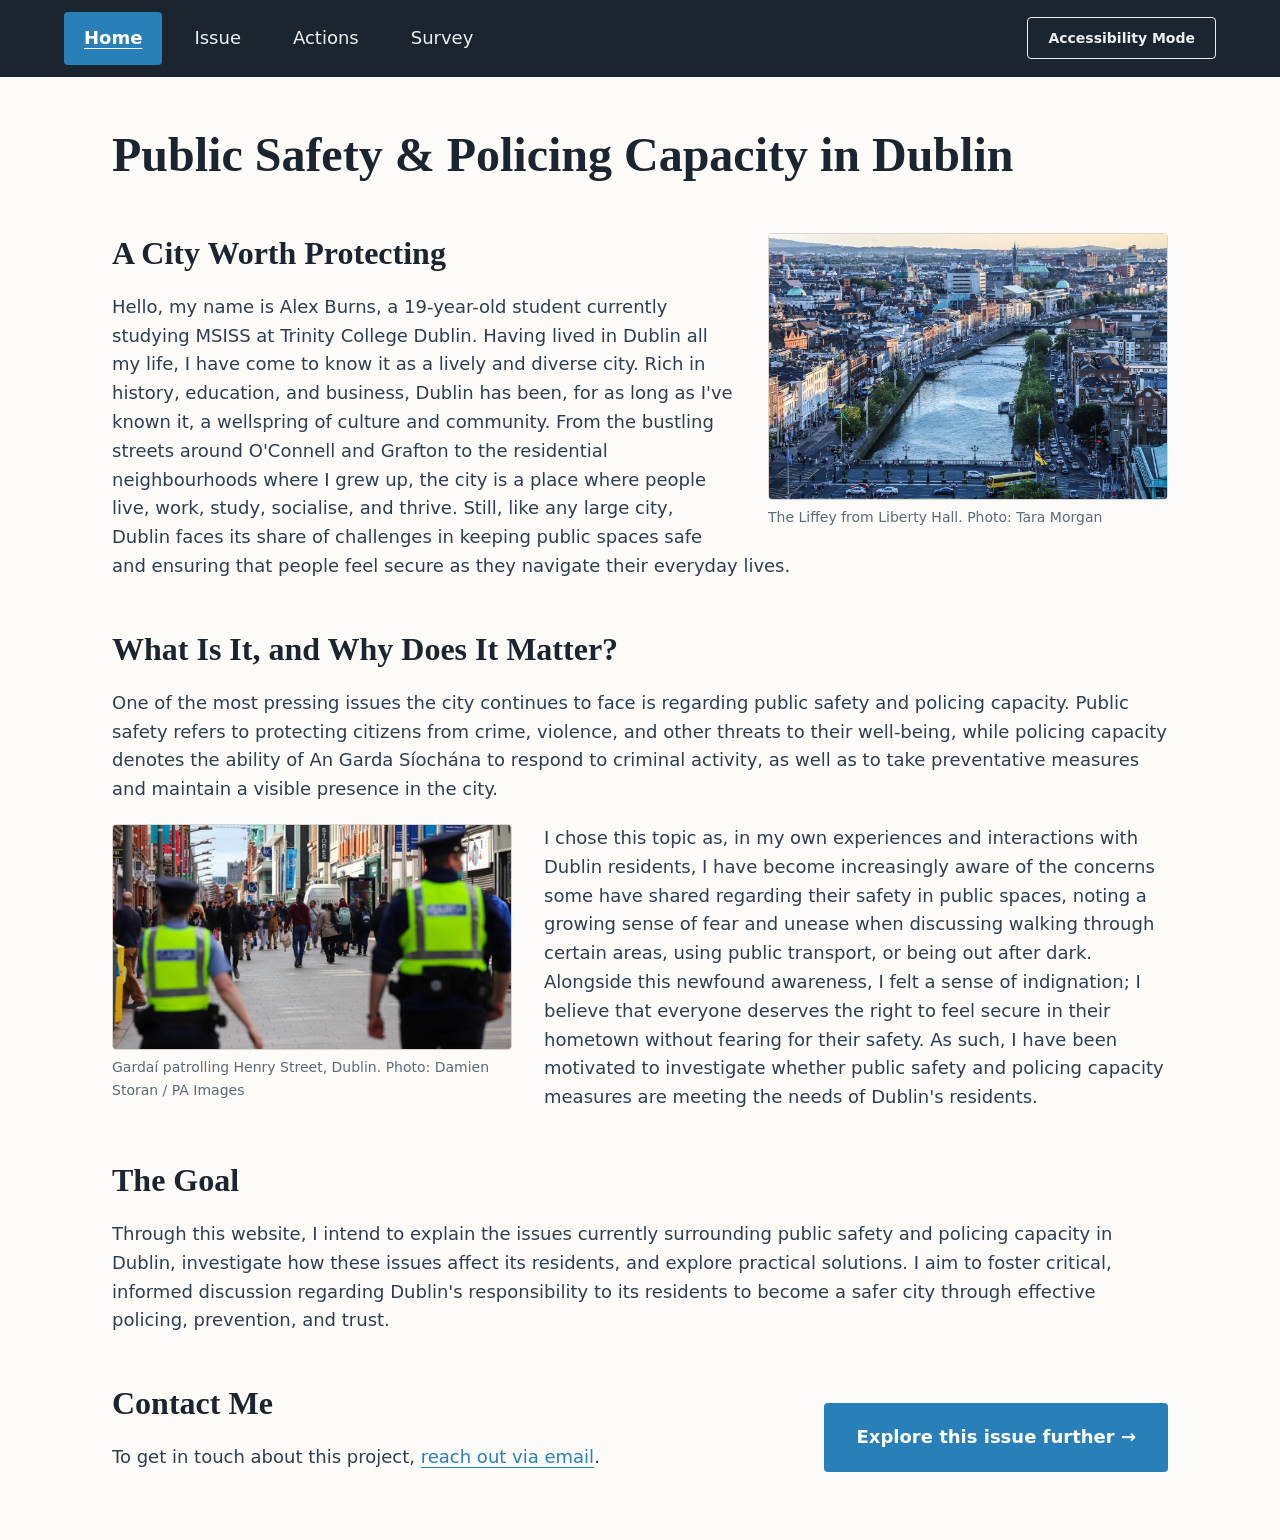
<file: index.html>
<!DOCTYPE html PUBLIC "-//W3C//DTD XHTML 1.0 Transitional//EN" "http://www.w3.org/TR/xhtml1/DTD/xhtml1-transitional.dtd">
<html xmlns="http://www.w3.org/1999/xhtml">
<head>
<meta http-equiv="Content-Type" content="text/html; charset=utf-8" />
<meta name="viewport" content="width=device-width, initial-scale=1" /><title>Homepage</title>
<link href="styles.css" rel="stylesheet" type="text/css" />
</head>
<body>
  <nav class="site-nav" aria-label="Main navigation">
    <ul class="nav-list">
      <li><a href="index.html" aria-current="page">Home</a></li>
      <li><a href="issue.html">Issue</a></li>
      <li><a href="actions.html">Actions</a></li>
	  <li><a href="survey.html">Survey</a></li>
	  <li class="nav-end">
	  	<button id="accessibility-toggle" class ="nav-button" aria-pressed="false">
		  Accessibility Mode
		</button>
	  </li>
    </ul>
  </nav>

  <script>
    const root = document.documentElement;
    const accessibilityToggle = document.getElementById('accessibility-toggle');

    const accessibilityMode = {
      '--font-heading': 'system-ui, -apple-system, BlinkMacSystemFont, "Segoe UI", Roboto, Oxygen, Ubuntu, Cantarell, sans-serif',
      '--font-size-body': '1.5rem',
      '--font-size-small': '1.3125rem',
      '--font-size-h1': '3.375rem',
      '--font-size-h2': '2.25rem',
      '--font-size-h3': '1.875rem',
      '--weight-body': '525',
      '--weight-heading': '725',
      '--line-height-body': '1.8',
      '--line-height-heading': '1.35',
      '--color-text': '#000000',
      '--color-muted': '#111111',
      '--color-heading': '#000000',
      '--color-link': '#0000ee',
      '--color-link-hover': '#0000cc',
      '--bg-page': '#ffffff',
      '--bg-surface': '#ffffff',
      '--color-border': '#000000',
      '--color-focus': '#0000ff',
      '--bg-nav': '#000000',
      '--color-nav-link': '#ffffff',
      '--bg-nav-hover': '#333333',
      '--bg-nav-active': '#ffff00',
      '--color-nav-active': '#000000',
      '--bg-table-header': '#e5e5e5',
      '--bg-table-header-secondary': '#c0c0c0',
      '--bg-table-odd': '#ffffff',
      '--bg-table-even': '#f0f0f0'
    };

    function setMode(on) {
      for (const [name, value] of Object.entries(accessibilityMode)) {
        if (on) {
          root.style.setProperty(name, value);
        } else {
          root.style.removeProperty(name);
        }
      }
      accessibilityToggle.setAttribute('aria-pressed', String(on));
      localStorage.setItem('theme', on ? 'accessibility-mode' : 'normal');
    }

    setMode(localStorage.getItem('theme') === 'accessibility-mode');

    accessibilityToggle.addEventListener('click', () => {
      setMode(accessibilityToggle.getAttribute('aria-pressed') !== 'true');
    });
  </script>

  <main class="container">
    
    <h1>Public Safety & Policing Capacity in Dublin</h1>

    <section class="with-image">
      <figure class="float-right">
        <img src="view-of-the-liffey-from-liberty-hall-dublin-ireland-conde-nast-traveller-4feb16-Tara-Morgan.jpg" alt="View of the River Liffey from Liberty Hall, Dublin" />
        <figcaption>The Liffey from Liberty Hall. Photo: Tara Morgan</figcaption>
      </figure>

      <h2>A City Worth Protecting</h2>
      <p>Hello, my name is Alex Burns, a 19-year-old student currently studying MSISS at Trinity College Dublin. Having lived in Dublin all my life, I have come to know it as a lively and diverse city. Rich in history, education, and business, Dublin has been, for as long as I've known it, a wellspring of culture and community. From the bustling streets around O'Connell and Grafton to the residential neighbourhoods where I grew up, the city is a place where people live, work, study, socialise, and thrive. Still, like any large city, Dublin faces its share of challenges in keeping public spaces safe and ensuring that people feel secure as they navigate their everyday lives.</p>

    </section>

    <section class="with-image">

      <h2>What Is It, and Why Does It Matter?</h2>
      <p>One of the most pressing issues the city continues to face is regarding public safety and policing capacity. Public safety refers to protecting citizens from crime, violence, and other threats to their well-being, while policing capacity denotes the ability of An Garda Síochána to respond to criminal activity, as well as to take preventative measures and maintain a visible presence in the city.</p>
      <figure class="float-left">
        <img src="garda-patrol.jpg" alt="Two Gardaí on patrol among shoppers on Henry Street, Dublin" />
        <figcaption>Gardaí patrolling Henry Street, Dublin. Photo: Damien Storan / PA Images</figcaption>
      </figure>
      <p>I chose this topic as, in my own experiences and interactions with Dublin residents, I have become increasingly aware of the concerns some have shared regarding their safety in public spaces, noting a growing sense of fear and unease when discussing walking through certain areas, using public transport, or being out after dark. Alongside this newfound awareness, I felt a sense of indignation; I believe that everyone deserves the right to feel secure in their hometown without fearing for their safety. As such, I have been motivated to investigate whether public safety and policing capacity measures are meeting the needs of Dublin's residents.</p>

    </section>

    <h2>The Goal</h2>
    <p>Through this website, I intend to explain the issues currently surrounding public safety and policing capacity in Dublin, investigate how these issues affect its residents, and explore practical solutions. I aim to foster critical, informed discussion regarding Dublin's responsibility to its residents to become a safer city through effective policing, prevention, and trust.</p>
    <h2>Contact Me</h2>
    <p>To get in touch about this project, <a href="mailto:burnsa7@tcd.ie">reach out via email</a>.
      <a href="issue.html" class="button-small button-right">Explore this issue further &rarr;</a></p>
  </main>

</body>
</html>
</file>
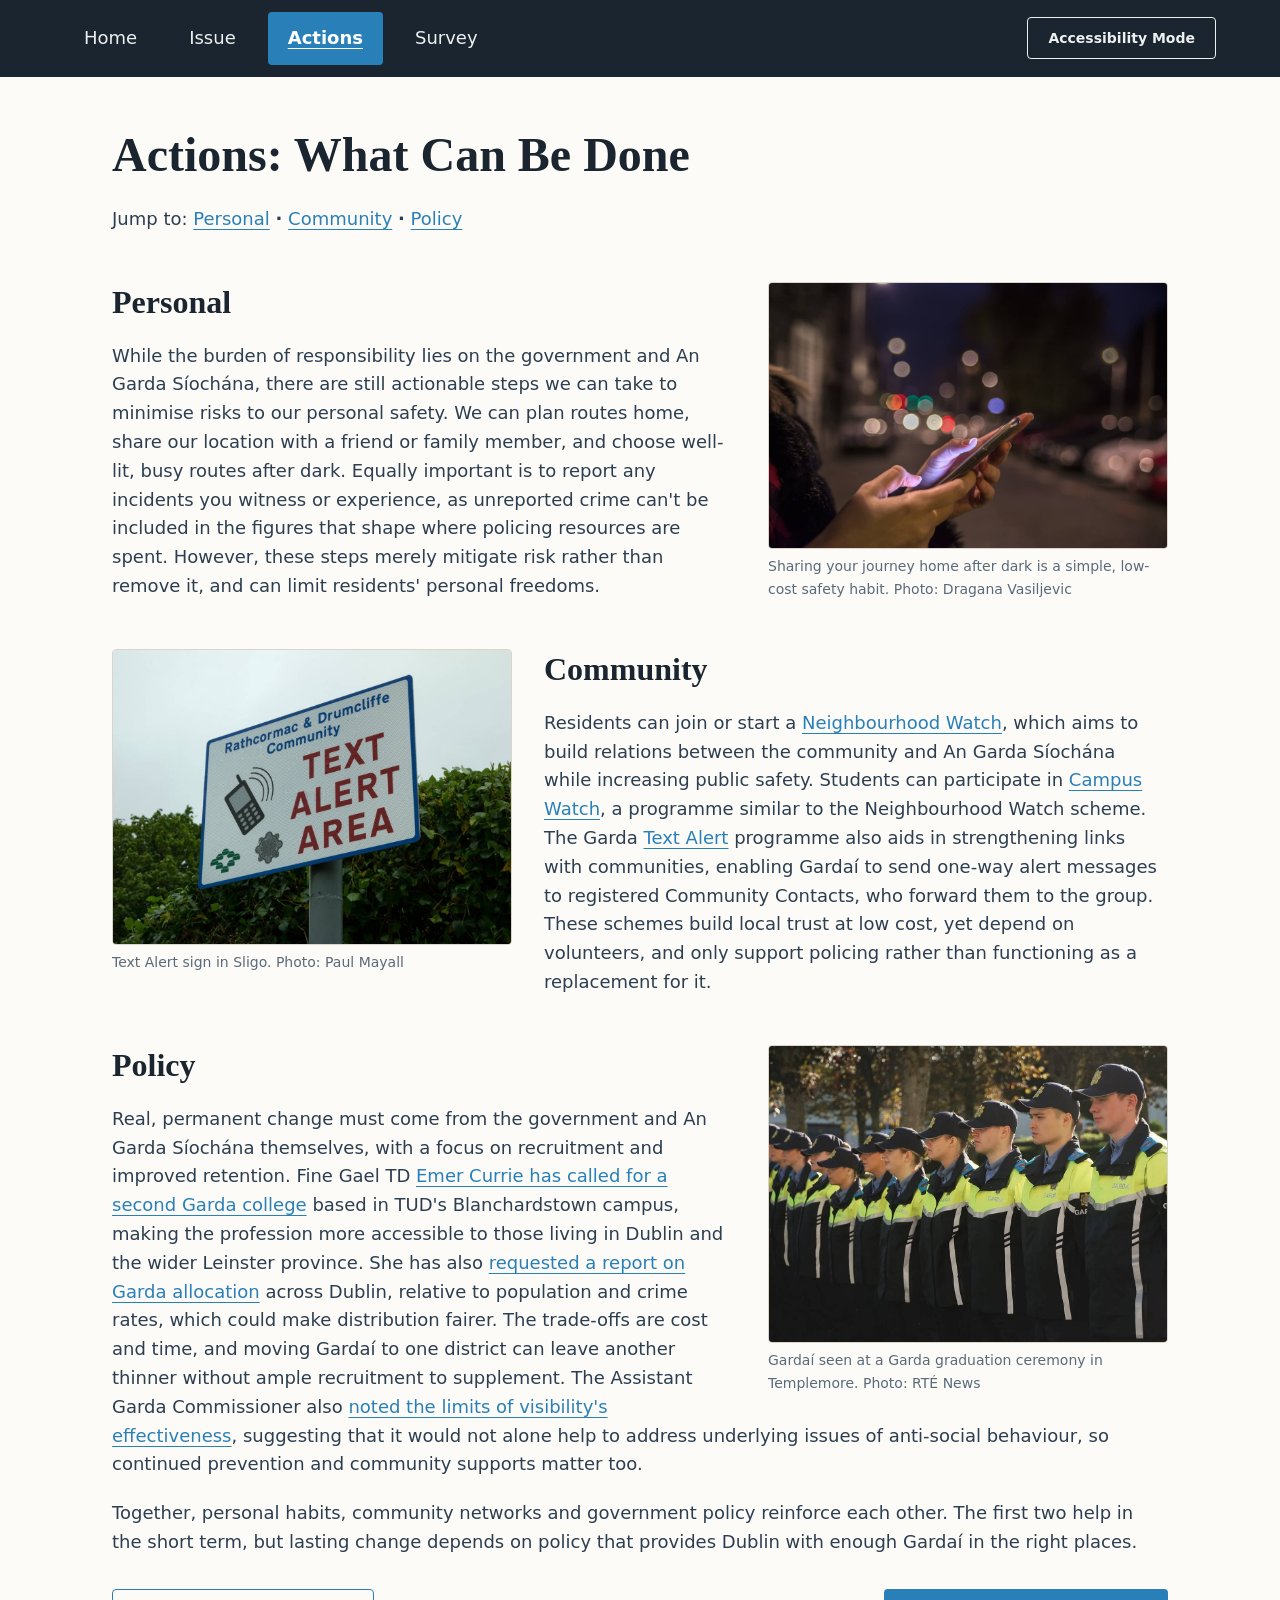
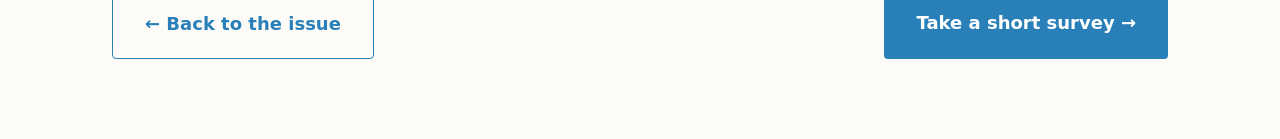
<file: actions.html>
<!DOCTYPE html PUBLIC "-//W3C//DTD XHTML 1.0 Transitional//EN" "http://www.w3.org/TR/xhtml1/DTD/xhtml1-transitional.dtd">
<html xmlns="http://www.w3.org/1999/xhtml">
<head>
<meta http-equiv="Content-Type" content="text/html; charset=utf-8" />
<meta name="viewport" content="width=device-width, initial-scale=1" />
<title>Actions</title>
<link href="styles.css" rel="stylesheet" type="text/css" />
</head>
<body>
  <nav class="site-nav" aria-label="Main navigation">
    <ul class="nav-list">
      <li><a href="index.html">Home</a></li>
      <li><a href="issue.html">Issue</a></li>
      <li><a href="actions.html" aria-current="page">Actions</a></li>
      <li><a href="survey.html">Survey</a></li>
      <li class="nav-end">
        <button id="accessibility-toggle" class ="nav-button" aria-pressed="false">
          Accessibility Mode
        </button>
      </li>
    </ul>
  </nav>

  <script>
    const root = document.documentElement;
    const accessibilityToggle = document.getElementById('accessibility-toggle');

    const accessibilityMode = {
      '--font-heading': 'system-ui, -apple-system, BlinkMacSystemFont, "Segoe UI", Roboto, Oxygen, Ubuntu, Cantarell, sans-serif',
      '--font-size-body': '1.5rem',
      '--font-size-small': '1.3125rem',
      '--font-size-h1': '3.375rem',
      '--font-size-h2': '2.25rem',
      '--font-size-h3': '1.875rem',
      '--weight-body': '525',
      '--weight-heading': '725',
      '--line-height-body': '1.8',
      '--line-height-heading': '1.35',
      '--color-text': '#000000',
      '--color-muted': '#111111',
      '--color-heading': '#000000',
      '--color-link': '#0000ee',
      '--color-link-hover': '#0000cc',
      '--bg-page': '#ffffff',
      '--bg-surface': '#ffffff',
      '--color-border': '#000000',
      '--color-focus': '#0000ff',
      '--bg-nav': '#000000',
      '--color-nav-link': '#ffffff',
      '--bg-nav-hover': '#333333',
      '--bg-nav-active': '#ffff00',
      '--color-nav-active': '#000000',
      '--bg-table-header': '#e5e5e5',
      '--bg-table-header-secondary': '#c0c0c0',
      '--bg-table-odd': '#ffffff',
      '--bg-table-even': '#f0f0f0'
    };

    function setMode(on) {
      for (const [name, value] of Object.entries(accessibilityMode)) {
        if (on) {
          root.style.setProperty(name, value);
        } else {
          root.style.removeProperty(name);
        }
      }
      accessibilityToggle.setAttribute('aria-pressed', String(on));
      localStorage.setItem('theme', on ? 'accessibility-mode' : 'normal');
    }

    setMode(localStorage.getItem('theme') === 'accessibility-mode');

    accessibilityToggle.addEventListener('click', () => {
      setMode(accessibilityToggle.getAttribute('aria-pressed') !== 'true');
    });
  </script>
  
  <main class="container">

    <h1>Actions: What Can Be Done</h1>

    <p>Jump to: <a href="#personal">Personal</a> <strong>·</strong> <a href="#community">Community</a> <strong>·</strong> <a href="#policy">Policy</a></p>

    <section class="with-image">
      <figure class="float-right">
        <img src="phonenightime.jpg" alt="Using a phone to share journey home after dark" />
        <figcaption>Sharing your journey home after dark is a simple, low-cost safety habit. Photo: Dragana Vasiljevic</figcaption>
      </figure>

      <h2><a name="personal" id="personal"></a>Personal</h2>
      <p>While the burden of responsibility lies on the government and An Garda Síochána, there are still actionable steps we can take to minimise risks to our personal safety. We can plan routes home, share our location with a friend or family member, and choose well-lit, busy routes after dark. Equally important is to report any incidents you witness or experience, as unreported crime can't be included in the figures that shape where policing resources are spent. However, these steps merely mitigate risk rather than remove it, and can limit residents' personal freedoms.</p>

    </section>

    <section class="with-image">
      <figure class="float-left">
        <img src="textalertarea.jpg" alt="Text Alert sign in Sligo" />
        <figcaption>Text Alert sign in Sligo. Photo: Paul Mayall</figcaption>
      </figure>

      <h2><a name="community" id="community"></a>Community</h2>
      <p>Residents can join or start a <a href="https://www.garda.ie/en/crime-prevention/community-crime-prevention-programmes/" target="_blank">Neighbourhood Watch</a>, which aims to build relations between the community and An Garda Síochána while increasing public safety. Students can participate in <a href="https://www.garda.ie/en/crime-prevention/crime-prevention/campus-watch/campus-watch-booklet-2024.pdf" target="_blank">Campus Watch</a>, a programme similar to the Neighbourhood Watch scheme. The Garda <a href="https://www.garda.ie/en/crime-prevention/community-crime-prevention-programmes/" target="_blank">Text Alert</a> programme also aids in strengthening links with communities, enabling Gardaí to send one-way alert messages to registered Community Contacts, who forward them to the group. These schemes build local trust at low cost, yet depend on volunteers, and only support policing rather than functioning as a replacement for it.</p>

    </section>

    <section class="with-image">
      <figure class="float-right">
        <img src="garda-recruitment.jpg" alt="Garda graduation ceremony in Templemore" />
        <figcaption>Gardaí seen at a Garda graduation ceremony in Templemore. Photo: RTÉ News</figcaption>
      </figure>

    <h2><a name="policy" id="policy"></a>Policy</h2>
    <p>Real, permanent change must come from the government and An Garda Síochána themselves, with a focus on recruitment and improved retention. Fine Gael TD <a href="https://www.facebook.com/EmerCurrieFG/videos/an-update-on-my-campaign-for-a-second-garda-training-college-to-be-located-at-tu/1651620133354537/" target="_blank">Emer Currie has called for a second Garda college</a> based in TUD's Blanchardstown campus, making the profession more accessible to those living in Dublin and the wider Leinster province. She has also <a href="https://dublinpeople.com/news/northsidewest/articles/2025/03/12/northside-td-gardai/#:~:text=Currie called on, and crime levels." target="_blank">requested a report on Garda allocation</a> across Dublin, relative to population and crime rates, which could make distribution fairer. The trade-offs are cost and time, and moving Gardaí to one district can leave another thinner without ample recruitment to supplement. The Assistant Garda Commissioner also <a href="https://www.rte.ie/news/dublin/2023/0724/1396119-dublin-policing/#:~:text=she also told, behaviour in the capital." target="_blank">noted the limits of visibility's effectiveness</a>, suggesting that it would not alone help to address underlying issues of anti-social behaviour, so continued prevention and community supports matter too. </p>

    </section>

    <p>Together, personal habits, community networks and government policy reinforce each other. The first two help in the short term, but lasting change depends on policy that provides Dublin with enough Gardaí in the right places.</p>

    <div class="button-row">
      <a href="issue.html" class="button-small-transparent">&larr; Back to the issue</a>
      <a href="survey.html" class="button-small">Take a short survey &rarr;</a>
    </div>

  </main>
  
</body>
</html>
</file>
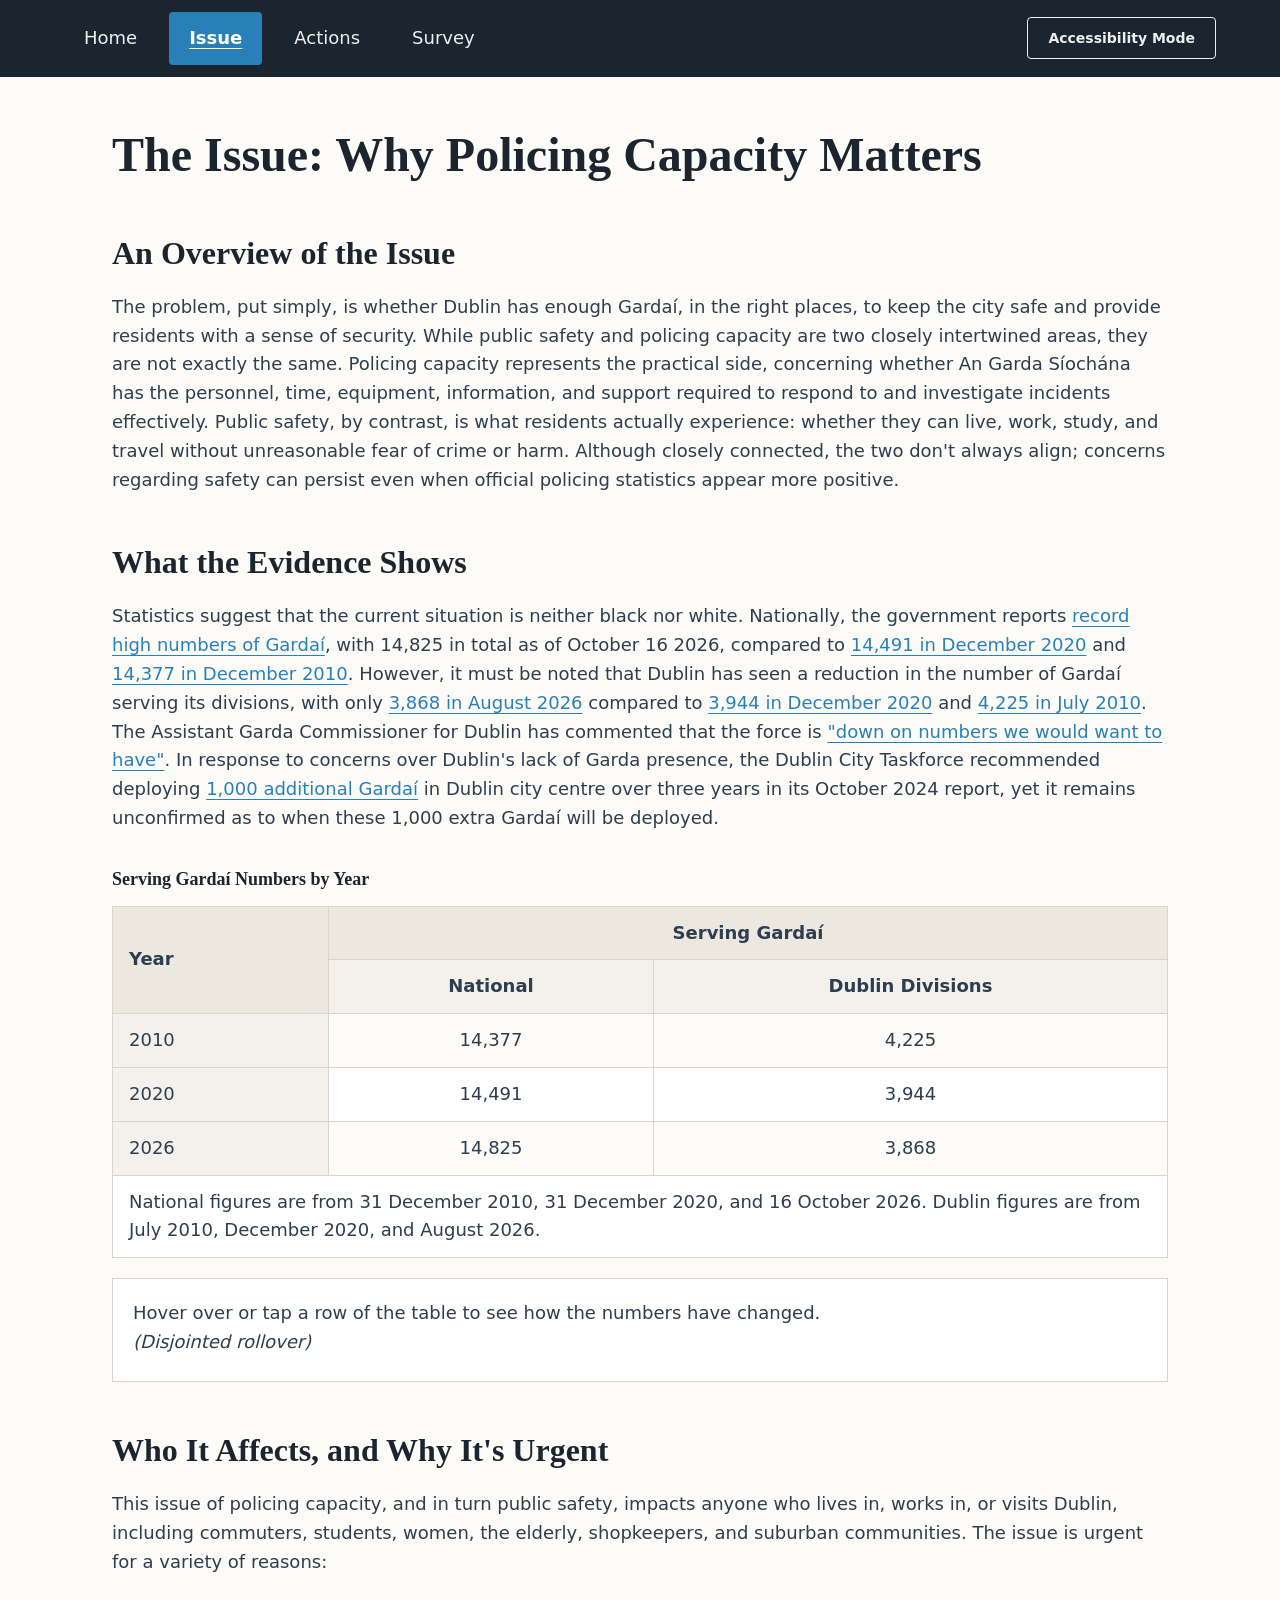
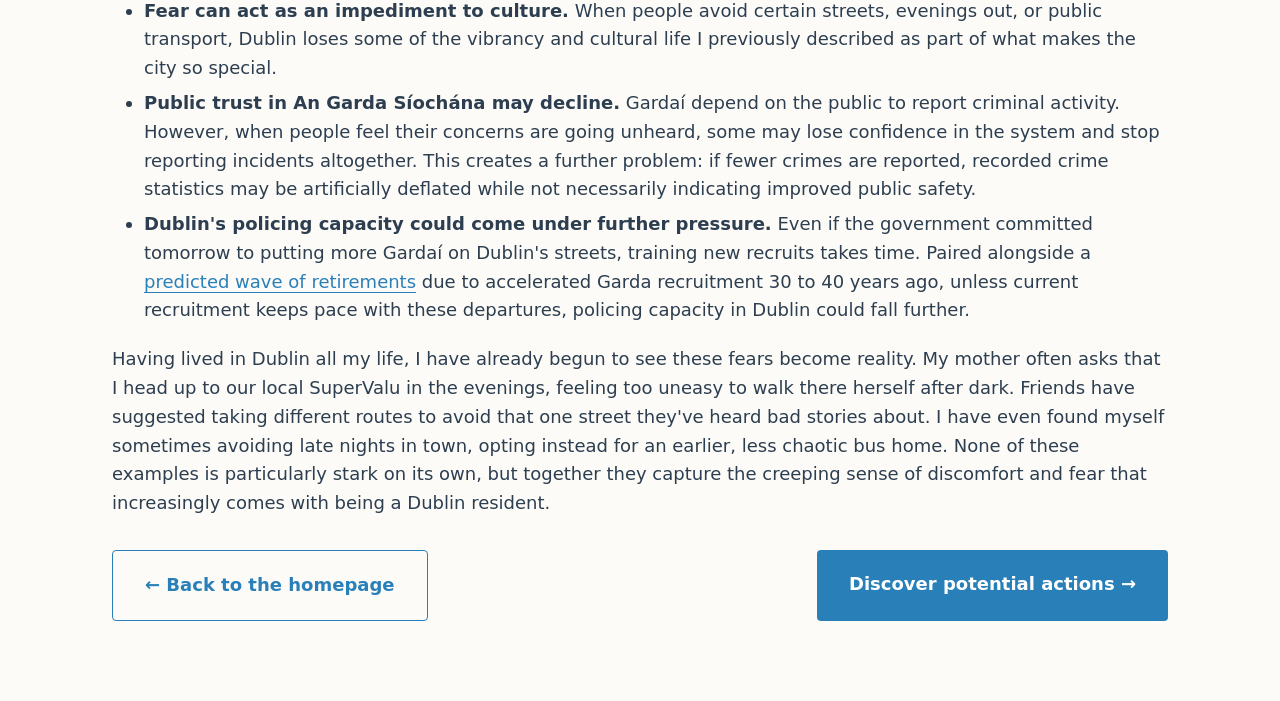
<file: issue.html>
<!DOCTYPE html PUBLIC "-//W3C//DTD XHTML 1.0 Transitional//EN" "http://www.w3.org/TR/xhtml1/DTD/xhtml1-transitional.dtd">
<html xmlns="http://www.w3.org/1999/xhtml">
<head>
<meta http-equiv="Content-Type" content="text/html; charset=utf-8" />
<meta name="viewport" content="width=device-width, initial-scale=1" />
<title>Issue</title>
<link href="styles.css" rel="stylesheet" type="text/css" />
</head>
<body>
  <nav class="site-nav" aria-label="Main navigation">
    <ul class="nav-list">
      <li><a href="index.html">Home</a></li>
      <li><a href="issue.html" aria-current="page">Issue</a></li>
      <li><a href="actions.html">Actions</a></li>
      <li><a href="survey.html">Survey</a></li>
      <li class="nav-end">
        <button id="accessibility-toggle" class ="nav-button" aria-pressed="false">
          Accessibility Mode
        </button>
      </li>
    </ul>
  </nav>

  <script>
      const root = document.documentElement;
      const accessibilityToggle = document.getElementById('accessibility-toggle');

      const accessibilityMode = {
          '--font-heading': 'system-ui, -apple-system, BlinkMacSystemFont, "Segoe UI", Roboto, Oxygen, Ubuntu, Cantarell, sans-serif',
          '--font-size-body': '1.5rem',
          '--font-size-small': '1.3125rem',
          '--font-size-h1': '3.375rem',
          '--font-size-h2': '2.25rem',
          '--font-size-h3': '1.875rem',
          '--weight-body': '525',
          '--weight-heading': '725',
          '--line-height-body': '1.8',
          '--line-height-heading': '1.35',
          '--color-text': '#000000',
          '--color-muted': '#111111',
          '--color-heading': '#000000',
          '--color-link': '#0000ee',
          '--color-link-hover': '#0000cc',
          '--bg-page': '#ffffff',
          '--bg-surface': '#ffffff',
          '--color-border': '#000000',
          '--color-focus': '#0000ff',
          '--bg-nav': '#000000',
          '--color-nav-link': '#ffffff',
          '--bg-nav-hover': '#333333',
          '--bg-nav-active': '#ffff00',
          '--color-nav-active': '#000000',
          '--bg-table-header': '#e5e5e5',
          '--bg-table-header-secondary': '#c0c0c0',
          '--bg-table-odd': '#ffffff',
          '--bg-table-even': '#f0f0f0'
      };

      function setMode(on) {
          for (const [name, value] of Object.entries(accessibilityMode)) {
              if (on) {
                  root.style.setProperty(name, value);
              } else {
                  root.style.removeProperty(name);
              }
          }
          accessibilityToggle.setAttribute('aria-pressed', String(on));
          localStorage.setItem('theme', on ? 'accessibility-mode' : 'normal');
      }

      setMode(localStorage.getItem('theme') === 'accessibility-mode');

      accessibilityToggle.addEventListener('click', () => {
          setMode(accessibilityToggle.getAttribute('aria-pressed') !== 'true');
      });
  </script>
  
  <main class="container">

    <h1>The Issue: Why Policing Capacity Matters</h1>

    <h2>An Overview of the Issue</h2>
  	<p>The problem, put simply, is whether Dublin has enough Gardaí, in the right places, to keep the city safe and provide residents with a sense of security. While public safety and policing capacity are two closely intertwined areas, they are not exactly the same. Policing capacity represents the practical side, concerning whether An Garda Síochána has the personnel, time, equipment, information, and support required to respond to and investigate incidents effectively. Public safety, by contrast, is what residents actually experience: whether they can live, work, study, and travel without unreasonable fear of crime or harm. Although closely connected, the two don't always align; concerns regarding safety can persist even when official policing statistics appear more positive.</p>

    <h2>What the Evidence Shows</h2>
    <p>Statistics suggest that the current situation is neither black nor white. Nationally, the government reports <a href="https://www.gov.ie/en/department-of-justice-home-affairs-and-migration/news/garda-numbers-at-record-high-with-attestation-of-207-today/" target="_blank">record high numbers of Gardaí</a>, with 14,825 in total as of October 16 2026, compared to <a href="https://www.drugsandalcohol.ie/34969/1/AGS-Annual-Report-2020-Eng.pdf" target="_blank">14,491 in December 2020</a> and <a href="https://www.garda.ie/en/about-us/publications/annual%20reports/2010-annual-report.pdf" target="_blank">14,377 in December 2010</a>. However, it must be noted that Dublin has seen a reduction in the number of Gardaí serving its divisions, with only <a href="https://www.garda.ie/en/about-us/our-departments/human-resources-and-people-development/garda-hr-directorate/garda-strength-breakdown-2026/august-2026.html" target="_blank">3,868 in August 2026</a> compared to <a href="https://www.garda.ie/en/about-us/our-departments/human-resources-and-people-development/garda-hr-directorate/garda-strength-by-station-31-december-2020.pdf" target="_blank">3,944 in December 2020</a> and <a href="https://www.oireachtas.ie/en/debates/debate/dail/2010-07-06/42/#s275" target="_blank">4,225 in July 2010</a>. The Assistant Garda Commissioner for Dublin has commented that the force is <a href="https://www.thejournal.ie/dublin-gardai-policing-committee-6127522-Jul2023/" target="_blank">"down on numbers we would want to have"</a>. In response to concerns over Dublin's lack of Garda presence, the Dublin City Taskforce recommended deploying <a href="https://www.rte.ie/news/dublin/2024/1021/1476526-dublin-taskforce/" target="_blank">1,000 additional Gardaí</a> in Dublin city centre over three years in its October 2024 report, yet it remains unconfirmed as to when these 1,000 extra Gardaí will be deployed.</p>


    <div class="table-wrap" role="region" aria-label="Serving Gardaí Numbers by Year" tabindex="0">
      <table class="rollover-table">
       <caption class="question-label"><strong>Serving Gardaí Numbers by Year</strong></caption>
        <thead>
        <tr>
          <th scope="col" rowspan="2" class="align-left">Year</th>
          <th scope="colgroup" colspan="2">Serving Gardaí</th>
        </tr>
        <tr>
          <th scope="col">National</th>
          <th scope="col">Dublin Divisions</th>
        </tr>
        </thead>
        <tbody>
        <tr onmouseover="showNote('note-2010')" onclick="showNote('note-2010')" onmouseleave="showNote('note-default')">
          <td class="align-left">2010</td>
          <td>14,377</td>
          <td>4,225</td>
        </tr>
        <tr onmouseover="showNote('note-2020')" onclick="showNote('note-2020')" onmouseleave="showNote('note-default')">
          <td class="align-left">2020</td>
          <td>14,491</td>
          <td>3,944</td>
        </tr>
        <tr onmouseover="showNote('note-2026')" onclick="showNote('note-2026')" onmouseleave="showNote('note-default')">
          <td class="align-left">2026</td>
          <td>14,825</td>
          <td>3,868</td>
        </tr>
        </tbody>
        <tfoot>
          <tr>
              <td colspan="3" class="align-left">National figures are from 31 December 2010, 31 December 2020, and 16 October 2026. Dublin figures are from July 2010, December 2020, and August 2026.</td>
          </tr>
        </tfoot>
      </table>
    </div>

    <div id="garda-note" class="rollover-panel" aria-live="polite">
      <p id="note-default" class="rollover-note">Hover over or tap a row of the table to see how the numbers have changed.<br /><em>(Disjointed rollover)</em></p>
      <p id="note-2010" class="rollover-note">In 2010, 4,225 of the country's 14,377 Gardaí served Dublin divisions, about 29% of the force.</p>
      <p id="note-2020" class="rollover-note">By 2020, national strength had risen by 114, but Dublin divisions had lost 281 Gardaí.</p>
      <p id="note-2026" class="rollover-note">Nationally, strength is currently 448 higher than in 2010, while Dublin divisions have 357 fewer. Dublin now accounts for about 26% of Gardaí.</p>
    </div>

    <h2>Who It Affects, and Why It's Urgent</h2>
    <p>This issue of policing capacity, and in turn public safety, impacts anyone who lives in, works in, or visits Dublin, including commuters, students, women, the elderly, shopkeepers, and suburban communities. The issue is urgent for a variety of reasons:</p>
    <ul>
      <li><strong>Fear can act as an impediment to culture.</strong> When people avoid certain streets, evenings out, or public transport, Dublin loses some of the vibrancy and cultural life I previously described as part of what makes the city so special.</li>
      <li><strong>Public trust in An Garda Síochána may decline.</strong> Gardaí depend on the public to report criminal activity. However, when people feel their concerns are going unheard, some may lose confidence in the system and stop reporting incidents altogether. This creates a further problem: if fewer crimes are reported, recorded crime statistics may be artificially deflated while not necessarily indicating improved public safety.</li>
      <li><strong>Dublin's policing capacity could come under further pressure.</strong> Even if the government committed tomorrow to putting more Gardaí on Dublin's streets, training new recruits takes time. Paired alongside a <a href="https://www.irishtimes.com/crime-law/2025/02/10/garda-numbers-begin-to-grow-though-15000-strong-target-will-take-four-more-years#:~:text=In the decade, of their careers." target="_blank">predicted wave of retirements</a> due to accelerated Garda recruitment 30 to 40 years ago, unless current recruitment keeps pace with these departures, policing capacity in Dublin could fall further.</li>
    </ul>
    <p>Having lived in Dublin all my life, I have already begun to see these fears become reality. My mother often asks that I head up to our local SuperValu in the evenings, feeling too uneasy to walk there herself after dark. Friends have suggested taking different routes to avoid that one street they've heard bad stories about. I have even found myself sometimes avoiding late nights in town, opting instead for an earlier, less chaotic bus home. None of these examples is particularly stark on its own, but together they capture the creeping sense of discomfort and fear that increasingly comes with being a Dublin resident.</p>

    <div class="button-row">
      <a href="index.html" class="button-small-transparent">&larr; Back to the homepage</a>
      <a href="actions.html" class="button-small">Discover potential actions &rarr;</a>
    </div>

  </main>

  <script>
    function showNote(noteId, rowId) {
      var noteIds = ['note-default', 'note-2010', 'note-2020', 'note-2026'];
      var i;

      for (i = 0; noteIds.length > i; i++) {
        document.getElementById(noteIds[i]).style.display = 'none';
      }

      document.getElementById(noteId).style.display = 'block';
    }

    showNote('note-default');
  </script>

</body>
</html>
</file>
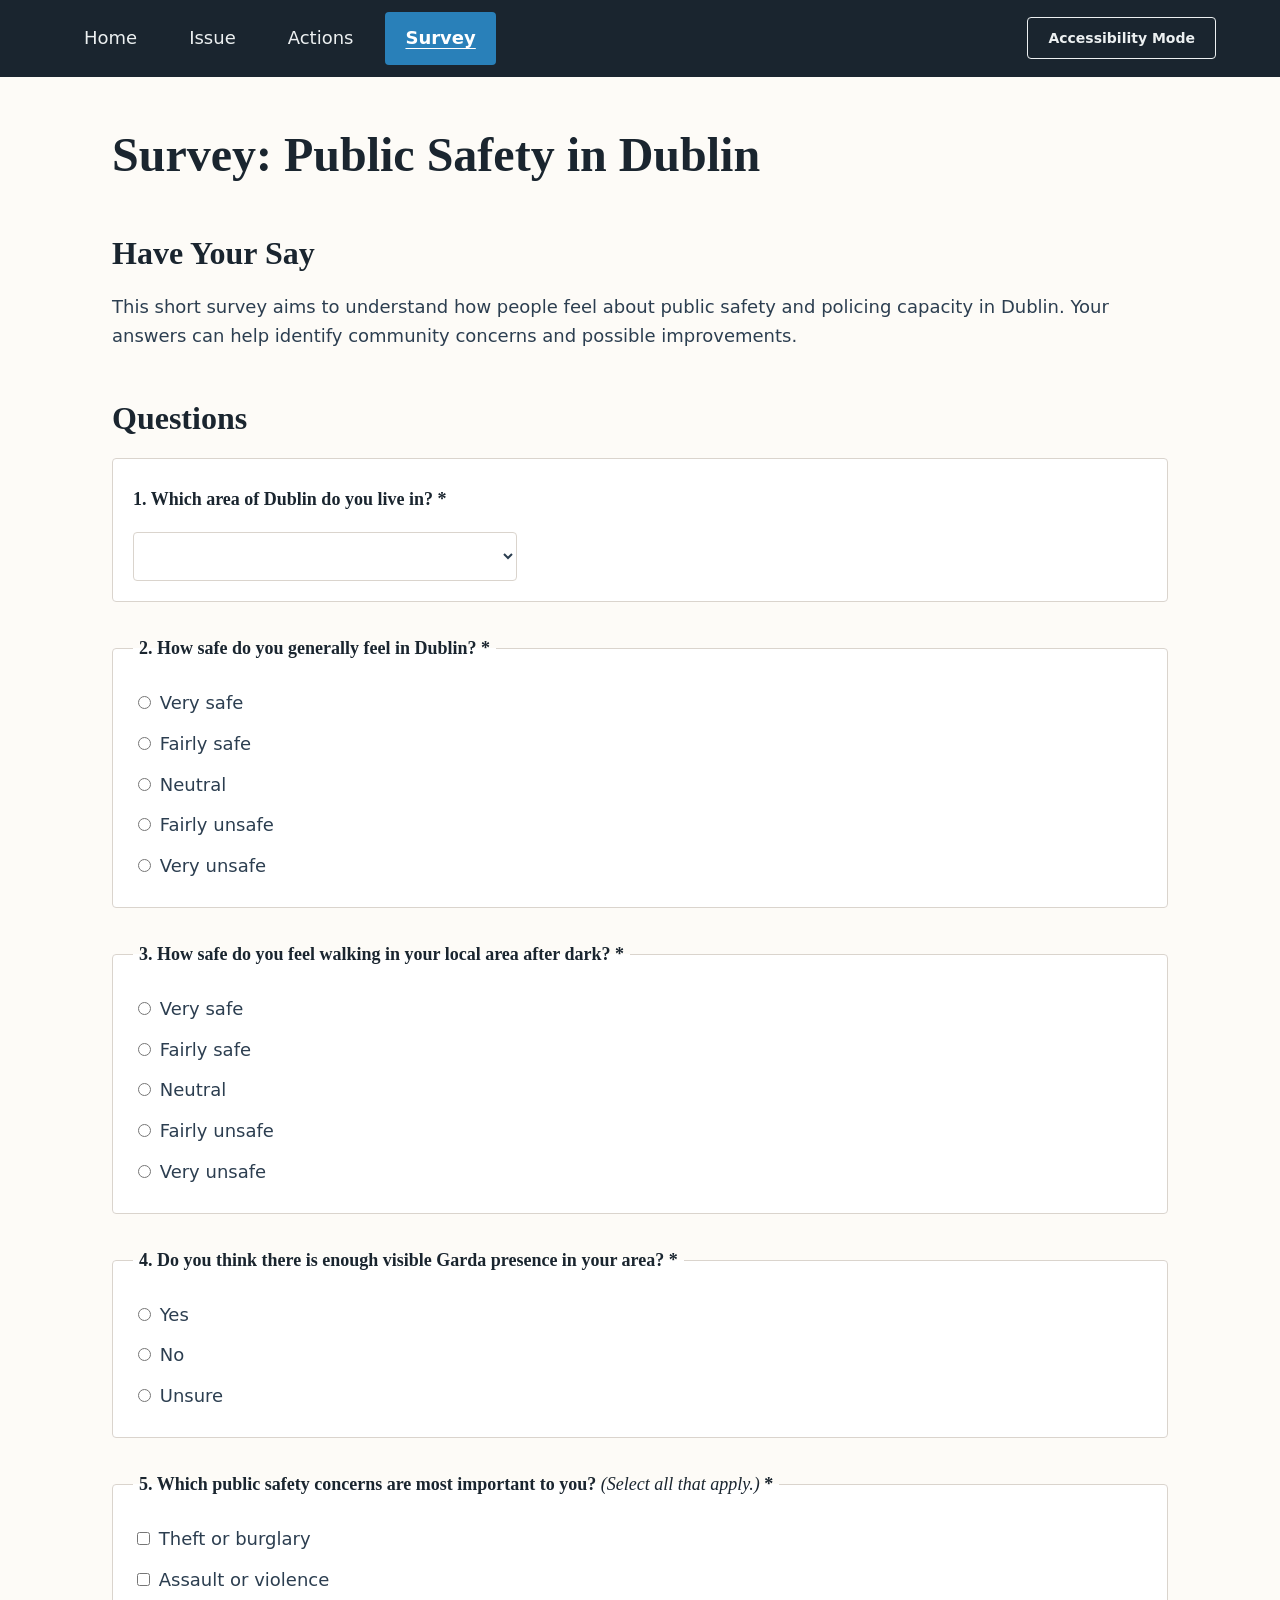
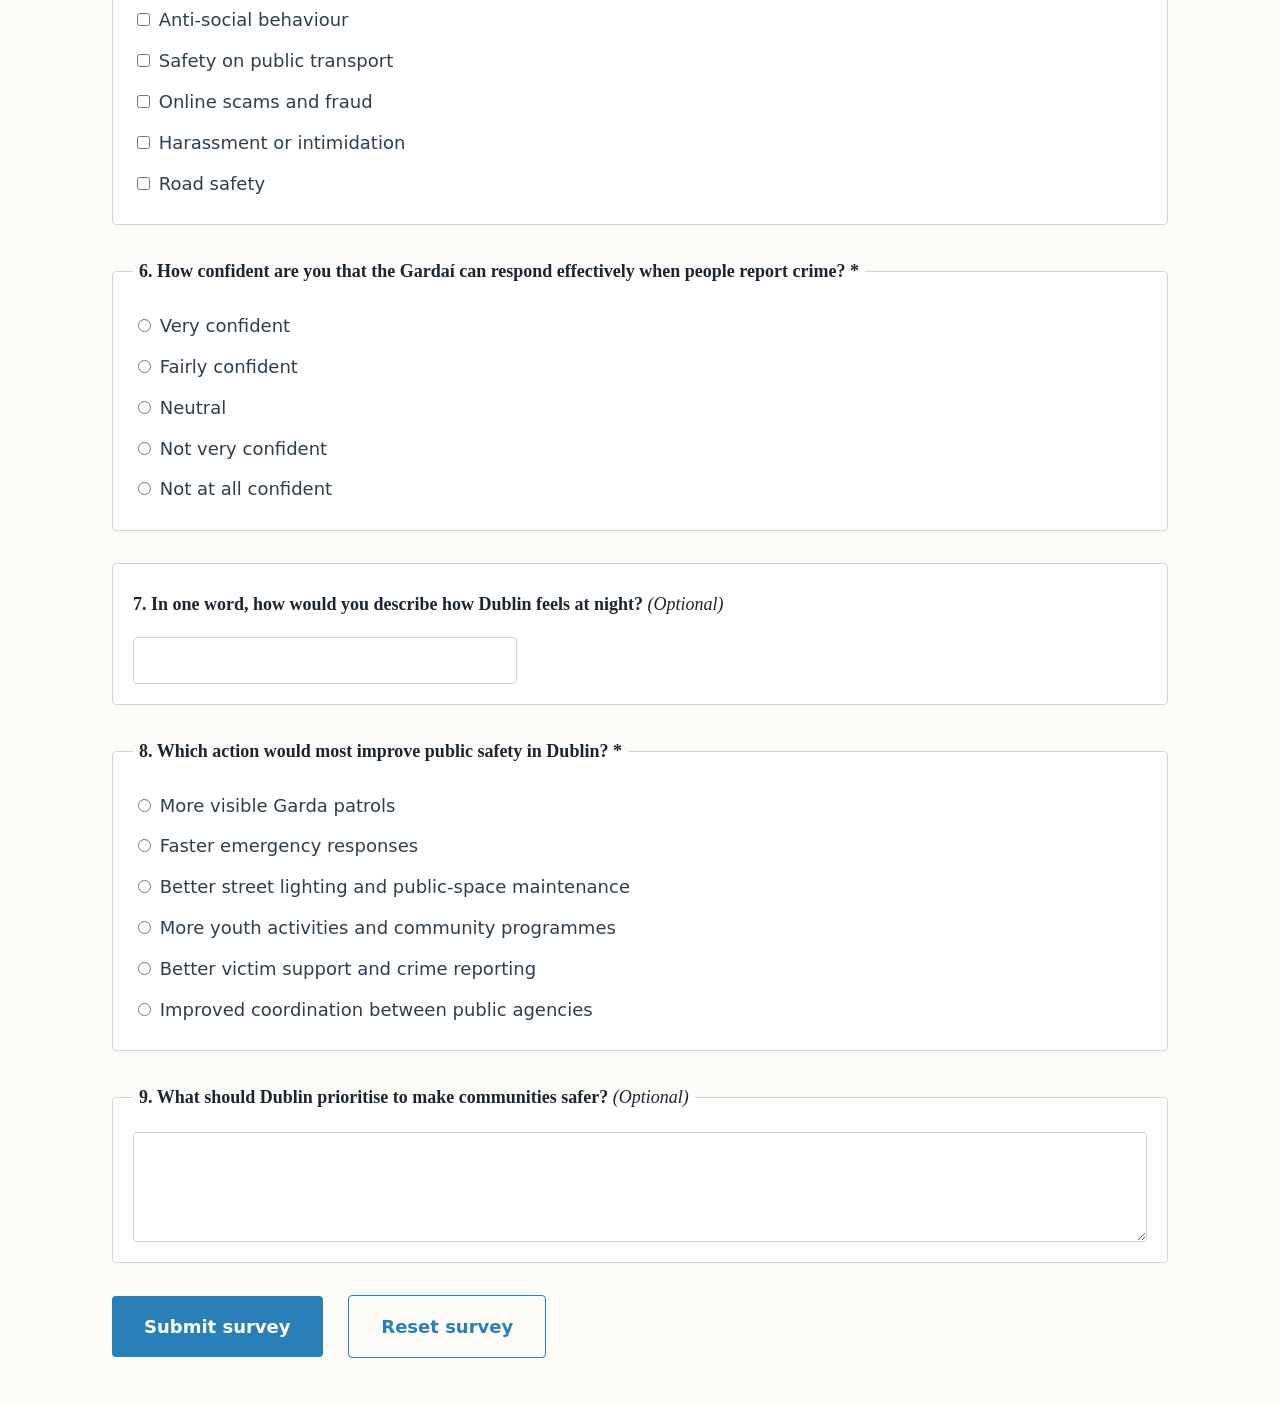
<file: survey.html>
<!DOCTYPE html PUBLIC "-//W3C//DTD XHTML 1.0 Transitional//EN" "http://www.w3.org/TR/xhtml1/DTD/xhtml1-transitional.dtd">
<html xmlns="http://www.w3.org/1999/xhtml">
<head>
<meta http-equiv="Content-Type" content="text/html; charset=utf-8" />
<meta name="viewport" content="width=device-width, initial-scale=1" />
<title>Survey</title>
<link href="styles.css" rel="stylesheet" type="text/css" />
</head>
<body>
  <nav class="site-nav" aria-label="Main navigation">
    <ul class="nav-list">
      <li><a href="index.html">Home</a></li>
      <li><a href="issue.html">Issue</a></li>
      <li><a href="actions.html">Actions</a></li>
      <li><a href="survey.html" aria-current="page">Survey</a></li>
      <li class="nav-end">
        <button id="accessibility-toggle" class ="nav-button" aria-pressed="false">
          Accessibility Mode
        </button>
      </li>
    </ul>
  </nav>

  <script>
	  const root = document.documentElement;
	  const accessibilityToggle = document.getElementById('accessibility-toggle');

	  const accessibilityMode = {
		  '--font-heading': 'system-ui, -apple-system, BlinkMacSystemFont, "Segoe UI", Roboto, Oxygen, Ubuntu, Cantarell, sans-serif',
		  '--font-size-body': '1.5rem',
		  '--font-size-small': '1.3125rem',
		  '--font-size-h1': '3.375rem',
		  '--font-size-h2': '2.25rem',
		  '--font-size-h3': '1.875rem',
		  '--weight-body': '525',
		  '--weight-heading': '725',
		  '--line-height-body': '1.8',
		  '--line-height-heading': '1.35',
		  '--color-text': '#000000',
		  '--color-muted': '#111111',
		  '--color-heading': '#000000',
		  '--color-link': '#0000ee',
		  '--color-link-hover': '#0000cc',
		  '--bg-page': '#ffffff',
		  '--bg-surface': '#ffffff',
		  '--color-border': '#000000',
		  '--color-focus': '#0000ff',
		  '--bg-nav': '#000000',
		  '--color-nav-link': '#ffffff',
		  '--bg-nav-hover': '#333333',
		  '--bg-nav-active': '#ffff00',
		  '--color-nav-active': '#000000',
		  '--bg-table-header': '#e5e5e5',
		  '--bg-table-header-secondary': '#c0c0c0',
		  '--bg-table-odd': '#ffffff',
		  '--bg-table-even': '#f0f0f0'
	  };

	  function setMode(on) {
		  for (const [name, value] of Object.entries(accessibilityMode)) {
			  if (on) {
				  root.style.setProperty(name, value);
			  } else {
				  root.style.removeProperty(name);
			  }
		  }
		  accessibilityToggle.setAttribute('aria-pressed', String(on));
		  localStorage.setItem('theme', on ? 'accessibility-mode' : 'normal');
	  }

	  setMode(localStorage.getItem('theme') === 'accessibility-mode');

	  accessibilityToggle.addEventListener('click', () => {
		  setMode(accessibilityToggle.getAttribute('aria-pressed') !== 'true');
	  });
  </script>
  
  <main class="container">
  
	<h1>Survey: Public Safety in Dublin</h1>
  	<h2>Have Your Say</h2>
	<p>This short survey aims to understand how people feel about public safety and policing capacity in Dublin. Your answers can help identify community concerns and possible improvements.</p>
    <h2>Questions</h2>

	<form action="mailto:burnsa7@tcd.ie" method="post" enctype="text/plain">

	  <fieldset>
		<label for="area" class="question-label"><strong>1. Which area of Dublin do you live in? *</strong></label>
		  <select id="area" name="area" required>
  			<option value=""></option>
  			<option value="d01">Dublin 1</option>
  			<option value="d02">Dublin 2</option>
  			<option value="d03">Dublin 3</option>
  			<option value="d04">Dublin 4</option>
  			<option value="d05">Dublin 5</option>
  			<option value="d06">Dublin 6</option>
  			<option value="d6w">Dublin 6 West</option>
  			<option value="d07">Dublin 7</option>
  			<option value="d08">Dublin 8</option>
  			<option value="d09">Dublin 9</option>
  			<option value="d10">Dublin 10</option>
			<option value="d11">Dublin 11</option>
			<option value="d12">Dublin 12</option>
			<option value="d13">Dublin 13</option>
 			<option value="d14">Dublin 14</option>
			<option value="d15">Dublin 15</option>
			<option value="d16">Dublin 16</option>
			<option value="d17">Dublin 17</option>
			<option value="d18">Dublin 18</option>
			<option value="d20">Dublin 20</option>
			<option value="d22">Dublin 22</option>
			<option value="d24">Dublin 24</option>
			<option value="county">County Dublin (A41K78)</option>
			<option value="outside">Outside Dublin</option>
			<option value="no-answer">Prefer not to say</option>
		  </select>
	  </fieldset>

	  <fieldset>
	    <legend><strong>2. How safe do you generally feel in Dublin? *</strong></legend>
	    <label><input type="radio" name="general-safety" value="very-safe" required> Very safe</label>
	    <label><input type="radio" name="general-safety" value="fairly-safe"> Fairly safe</label>
	    <label><input type="radio" name="general-safety" value="neutral"> Neutral</label>
	    <label><input type="radio" name="general-safety" value="fairly-unsafe"> Fairly unsafe</label>
	    <label><input type="radio" name="general-safety" value="very-unsafe"> Very unsafe</label>
	  </fieldset>
	  
	  <fieldset>
	    <legend><strong>3. How safe do you feel walking in your local area after dark? *</strong></legend>
	    <label><input type="radio" name="after-dark-safety" value="very-safe" required> Very safe</label>
	    <label><input type="radio" name="after-dark-safety" value="fairly-safe"> Fairly safe</label>
	    <label><input type="radio" name="after-dark-safety" value="neutral"> Neutral</label>
	    <label><input type="radio" name="after-dark-safety" value="fairly-unsafe"> Fairly unsafe</label>
	    <label><input type="radio" name="after-dark-safety" value="very-unsafe"> Very unsafe</label>
	  </fieldset>
	  
	  <fieldset>
	    <legend><strong>4. Do you think there is enough visible Garda presence in your area? *</strong></legend>
	    <label><input type="radio" name="garda-presence" value="yes" required> Yes</label>
	    <label><input type="radio" name="garda-presence" value="no"> No</label>
	    <label><input type="radio" name="garda-presence" value="unsure"> Unsure</label>
	  </fieldset>

	  <fieldset>
		<legend><strong>5. Which public safety concerns are most important to you?</strong> <em>(Select all that apply.)</em> <strong>*</strong></legend>
		<label><input type="checkbox" name="concerns" value="theft"> Theft or burglary</label>
		<label><input type="checkbox" name="concerns" value="assault"> Assault or violence</label>
		<label><input type="checkbox" name="concerns" value="anti-social"> Anti-social behaviour</label>
		<label><input type="checkbox" name="concerns" value="transport"> Safety on public transport</label>
		<label><input type="checkbox" name="concerns" value="fraud"> Online scams and fraud</label>
		<label><input type="checkbox" name="concerns" value="harassment"> Harassment or intimidation</label>
		<label><input type="checkbox" name="concerns" value="road"> Road safety</label>
	  </fieldset>
	  
	  <fieldset>
	    <legend><strong>6. How confident are you that the Gardaí can respond effectively when people report crime? *</strong></legend>
	    <label><input type="radio" name="garda-response" value="very-confident" required> Very confident</label>
	    <label><input type="radio" name="garda-response" value="fairly-confident"> Fairly confident</label>
	    <label><input type="radio" name="garda-response" value="neutral"> Neutral</label>
		<label><input type="radio" name="garda-response" value="not-very-confident"> Not very confident</label>
		<label><input type="radio" name="garda-response" value="not-at-all-confident"> Not at all confident</label>
	  </fieldset>
	  
	  <fieldset>
		<label for="one-word" class="question-label"><strong>7. In one word, how would you describe how Dublin feels at night?</strong> <em>(Optional)</em></label>
		<input type="text" id="one-word" name="one-word" maxlength="40">
	  </fieldset>
	  
	  <fieldset>
	    <legend><strong>8. Which action would most improve public safety in Dublin? *</strong></legend>
	    <label><input type="radio" name="improve-safety" value="more-patrols" required> More visible Garda patrols</label>
		<label><input type="radio" name="improve-safety" value="faster-responses"> Faster emergency responses</label>
		<label><input type="radio" name="improve-safety" value="better-street-maintenance"> Better street lighting and public-space maintenance</label>
		<label><input type="radio" name="improve-safety" value="more-youth-community-programmes"> More youth activities and community programmes</label>
		<label><input type="radio" name="improve-safety" value="better-support-reporting"> Better victim support and crime reporting</label>
		<label><input type="radio" name="improve-safety" value="improved-coordination"> Improved coordination between public agencies</label>
	  </fieldset>
	  
	  <fieldset>
	    <legend><strong>9. What should Dublin prioritise to make communities safer?</strong> <em>(Optional)</em></legend>
	    <textarea name="other-optional" rows="4" aria-label="Your suggestions for making Dublin safer"></textarea>
	  </fieldset>

 	  <button type="submit" class="button-small">Submit survey</button>
	  <button type="reset" class="button-small-transparent button-small-indent">Reset survey</button>
	</form>
	
  </main>
</body>
</html>
</file>
<file: styles.css>
/* ======================================================================
   QUICK START
   1. Edit the settings in :root below to set your site's visual identity.
   2. Use <main class="container"> for consistent page width and padding.
   3. Navigation markup:
        <nav class="site-nav" aria-label="Main navigation">
          <ul class="nav-list">
            <li><a href="index.html" aria-current="page">Home</a></li>
            <li><a href="about.html">About</a></li>
          </ul>
        </nav>
      Set aria-current="page" on the current page's link in each HTML file.
      CSS does NOT determine which page is active automatically.
   4. Wrap wide tables in:
        <div class="table-wrap" role="region" aria-label="Results"
             tabindex="0"> ...table... </div>
      Use <caption>, <thead>, <tbody>, and <th scope="col"> in your table.

   Avoid repeated inline styles.
   ====================================================================== */

/* 1. EDITABLE DESIGN SETTINGS */
:root {
  /* Typography */
  --font-body: system-ui, -apple-system, BlinkMacSystemFont, "Segoe UI", Helvetica, Roboto, Oxygen, Ubuntu, Cantarell, sans-serif;
  --font-heading: "Palatino Linotype", Palatino, "Georgia", Cambria, "Times New Roman", Times, serif;
  --font-size-body: 1rem;
  --font-size-small: 0.875rem;
  --font-size-h1: 2.25rem;
  --font-size-h2: 1.5rem;
  --font-size-h3: 1.25rem;
  --weight-body: 400;
  --weight-heading: 600;
  --line-height-body: 1.6;
  --line-height-heading: 1.25;
  --text-align-body: start; /* start, center, end, or justify */
  --text-align-heading: start; /* start, center, end, or justify */

  /* Colours: recheck text/background contrast after changing these. */
  --color-text: #2c3e50;
  --color-muted: #596a7a;
  --color-heading: #1a252f;
  --color-link: #2980b9;
  --color-link-hover: #1f618d;
  --bg-page: #fdfbf7;
  --bg-surface: #ffffff;
  --color-border: #dad4cd;
  --color-focus: #2980b9;
  --bg-nav: #1a252f;
  --color-nav-link: #ecf0f1;
  --bg-nav-hover: #2c3e50;
  --bg-nav-active: #2980b9;
  --color-nav-active: #ffffff;
  --bg-table-header: #f4f0eb;
  --bg-table-header-secondary: #ece7df;
  --bg-table-odd: #fdfbf7;
  --bg-table-even: #ffffff;

  /* Spacing scale: change these to adjust spacing across the site. */
  --space-xs: 0.375rem;
  --space-sm: 0.75rem;
  --space-md: 1.25rem;
  --space-lg: 2rem;
  --space-xl: 3rem;
  --space-2xl: 4.5rem;
  --paragraph-gap: var(--space-md);
  --heading-gap-before: var(--space-xl);
  --heading-gap-after: var(--space-md);

  /* Layout, component padding, and borders */
  --content-width: 72rem;
  --page-padding: var(--space-md);
  --nav-gap: var(--space-sm);
  --table-cell-padding: 0.75rem 1rem;
  --border-width: 1px;
  --radius: 0.25rem;
}

/* 2. BASE TYPOGRAPHY AND BACKGROUND */

*, *::before, *::after { box-sizing: border-box; }
html { font-size: 100%; }
body {
  margin: 0;
  font-family: var(--font-body);
  font-size: var(--font-size-body);
  font-weight: var(--weight-body);
  line-height: var(--line-height-body);
  text-align: var(--text-align-body);
  color: var(--color-text);
  background-color: var(--bg-page);
  overflow-wrap: break-word;
}
p, ul, ol { margin-block: 0 var(--paragraph-gap); }
ul, ol { padding-inline-start: var(--space-lg); }
li + li { margin-block-start: var(--space-xs); }
small, .text-small { font-size: var(--font-size-small); }
.text-muted { color: var(--color-muted); }
.text-center { text-align: center; }
.text-start { text-align: start; }
.text-end { text-align: end; }
a { color: var(--color-link); text-underline-offset: 0.2em; }
a:hover { color: var(--color-link-hover); }
img, video { max-width: 100%; height: auto; }

/* Keep visible keyboard focus; do not replace this with outline: none. */
:focus-visible {
  outline: 3px solid var(--color-focus);
  outline-offset: 3px;
}
[hidden] { display: none !important; }

/* 3. PAGE LAYOUT, MARGINS, AND PADDING */

.container {
  width: 100%;
  max-width: var(--content-width);
  margin-inline: auto;
  padding: var(--page-padding);
}

/* 4. HEADINGS: h1 = page title; h2 = section; h3 = subsection */

h1, h2, h3, h4, h5, h6 {
  font-family: var(--font-heading);
  font-weight: var(--weight-heading);
  line-height: var(--line-height-heading);
  text-align: var(--text-align-heading);
  color: var(--color-heading);
  margin-block: var(--heading-gap-before) var(--heading-gap-after);
}
h1 { font-size: var(--font-size-h1); }
h2 { font-size: var(--font-size-h2); }
h3 { font-size: var(--font-size-h3); }
h4, h5, h6 { font-size: var(--font-size-body); }
h1:first-child, h2:first-child, h3:first-child { margin-block-start: 0; }

/* 5. NAVIGATION: stacked on mobile; horizontal and wrapping on tablet+ 
You can delete this block if you want to have your own navigation style.*/

.site-nav {
  padding: var(--space-sm) var(--page-padding);
  background-color: var(--bg-nav);
}
.nav-list {
  /*align-items: center;*/
  display: flex;
  flex-direction: column;
  gap: var(--nav-gap);
  max-width: var(--content-width);
  margin: 0 auto;
  padding: 0;
  list-style: none;
}
.nav-list > li { margin: 0; }
.nav-list a {
  display: block;
  padding: var(--space-sm) var(--space-md);
  color: var(--color-nav-link);
  border-radius: var(--radius);
  text-decoration: none;
}
.nav-list a:hover {
  background-color: var(--bg-nav-hover);
  text-decoration: underline;
}
.nav-list a[aria-current="page"] {
  color: var(--color-nav-active);
  background-color: var(--bg-nav-active);
  font-weight: var(--weight-heading);
  text-decoration: underline;
}
.nav-list a:focus-visible { outline-color: var(--color-nav-link); }

.nav-list > .nav-end {
  display: flex;
  align-items: center;
  margin-inline-start: auto;
}

.nav-button {
  background: transparent;
  color: var(--color-nav-link);
  border: var(--border-width) solid var(--color-nav-link);
  padding: var(--space-sm) var(--space-md);
  border-radius: var(--radius);
  font-family: var(--font-body);
  font-size: var(--font-size-small);
  font-weight: var(--weight-heading);
  cursor: pointer;
}

.nav-button:hover {
  background-color: var(--bg-nav-hover);
}

/* Accessibility mode switched on */
.nav-button[aria-pressed="true"] {
  background-color: var(--bg-nav-active);
  color: var(--color-nav-active);
  border-color: var(--bg-nav-active);
}

.nav-button:focus-visible {
  outline-color: var(--color-nav-link);
}

/* 6. TABLES: padding spaces cell contents; collapsed borders have no gaps.
   For actual gaps BETWEEN cells instead, use border-collapse: separate;
   border-spacing: 0.25rem; on table. 
   You can delete this block if you want to have your own table style.*/
   
.table-wrap { max-width: 100%; overflow-x: auto; }
table {
  width: 100%;
  border-collapse: collapse;
  background-color: var(--bg-surface);
}
caption {
  padding-block: var(--space-sm);
  font-weight: var(--weight-heading);
  text-align: start;
}
th, td {
  padding: var(--table-cell-padding);
  border: var(--border-width) solid var(--color-border);
  text-align: start;
  vertical-align: top;
}

thead th { background-color: var(--bg-table-header); }
thead tr:first-child th { background-color: var(--bg-table-header-secondary); }
tbody tr:nth-child(odd) { background-color: var(--bg-table-odd); }
tbody tr:nth-child(even) { background-color: var(--bg-table-even); }
tbody td:first-child { background-color: var(--bg-table-header); }
tfoot td { background-color: var(--bg-table-even); }

/* Rollover table */
.rollover-table th,
.rollover-table td {
  text-align: center;
  vertical-align: middle;
}

.rollover-table .align-left {
  text-align: left;
}

.rollover-table tbody tr:hover {
  outline: var(--border-width) solid var(--color-link);
  outline-offset: -2px;
  text-shadow: 0.5px 0 0 currentColor;
  /*font-weight: var(--weight-heading);*/
  /*background-color: var(--bg-table-header);*/
}

.rollover-panel {
  margin-block: var(--space-md) var(--space-lg);
  padding: var(--space-md);
  border: var(--border-width) solid var(--color-border);
  background-color: var(--bg-surface);
  min-height: 6.5rem;
}

.rollover-panel p {
  margin: 0;
}

/* 7. RESPONSIVE DESIGN — MOBILE FIRST
   Base rules above apply at every width; these override them on wider screens.
   Breakpoints are starting points, not device detection. Adjust after testing.
   Use literal values here: CSS variables cannot be used in media conditions. */

/* Tablet / medium screens: 48rem and wider (usually 768px). */
@media (min-width: 48rem) {
  :root {
    --font-size-body: 1.0625rem;
    --font-size-h1: 2.5rem;
    --font-size-h2: 1.75rem;
    --font-size-h3: 1.375rem;
    --page-padding: var(--space-lg);
  }
  .nav-list { flex-direction: row; flex-wrap: wrap; }
}

/* Desktop / large screens: 75rem and wider (usually 1200px). */
@media (min-width: 75rem) {
  :root {
    --font-size-body: 1.125rem;
    --font-size-h1: 3rem;
    --font-size-h2: 2rem;
    --font-size-h3: 1.5rem;
    --page-padding: var(--space-xl);
  }
}

/* Images */
.with-image {
  clear: both;
  margin-block-start: var(--heading-gap-before);
}

/* Images stacked */
.float-right,
.float-left {
  width: 100%;
  margin: 0 0 var(--space-md) 0;
}

.float-right img,
.float-left img {
  display: block;
  width: 100%;
  height: auto;
  border-radius: var(--radius);
  border: var(--border-width) solid var(--color-border);
}

.float-right figcaption,
.float-left figcaption {
  font-size: var(--font-size-small);
  color: var(--color-muted);
  margin-top: var(--space-xs);
}

/* Images side by side */
@media (min-width: 48rem) {
  .float-right,
  .float-left {
    width: 38%;
    max-width: 400px;
  }

  .float-right {
    float: right;
    margin: 0 0 var(--space-sm) var(--space-lg);
  }

  .float-left {
    float: left;
    margin: 0 var(--space-lg) var(--space-sm) 0;
  }
}

/* Buttons */

/* Small button */
.button-small {
  display: inline-block;
  padding: var(--space-md) var(--space-lg);
  background-color: var(--bg-nav-active);
  color: var(--color-nav-active);
  font-weight: var(--weight-heading);
  text-decoration: none;
  border-radius: var(--radius);
  white-space: nowrap;
  font-family: inherit;
  font-size: inherit;
  border: none;
  cursor: pointer;
}

.button-small:hover {
  background-color: var(--color-link-hover);
  color: var(--color-nav-active);
}

.button-small-transparent {
  padding: var(--space-md) var(--space-lg);
  background-color: transparent;
  color: var(--color-link);
  border: var(--border-width) solid var(--color-link);
  border-radius: var(--radius);
  font-family: inherit;
  font-size: inherit;
  font-weight: var(--weight-heading);
  text-decoration: none;
  cursor: pointer;
}

.button-small-transparent:hover {
  background-color: var(--bg-table-header);
}

.button-small-indent {
  margin-inline-start: var(--space-md);
}

/* Align button to right */

/* Button on its own line */
.button-right {
  display: block;
  width: fit-content;
  margin-block: 0 var(--space-sm);
  margin-top: 1.5rem;
}

/* Button to right */
@media (min-width: 48rem) {
  .button-right {
    float: right;
    margin-block: 0;
    margin-inline-start: var(--space-md);
    margin-top: -2.5rem;
  }
}

p:has(.button-right) {
  display: flow-root;
}

.button-row {
  display: flex;
  flex-wrap: wrap;
  justify-content: space-between;
  gap: var(--space-md);
  margin-block: var(--space-lg) var(--space-lg);
}

/* Survey */

fieldset {
  margin: 0 0 var(--space-lg);
  padding: var(--space-md);
  border: var(--border-width) solid var(--color-border);
  border-radius: var(--radius);
  background-color: var(--bg-surface);
}

legend {
  padding-inline: var(--space-xs);
  font-family: var(--font-heading);
  font-weight: var(--weight-body);
  color: var(--color-heading);
}

fieldset label {
  display: block;
  padding-block: var(--space-xs);
  cursor: pointer;
}

textarea {
  display: block;
  width: 100%;
  max-width: 100%;
  padding: var(--space-sm);
  font-family: inherit;
  font-size: inherit;
  color: var(--color-text);
  background-color: var(--bg-surface);
  border: var(--border-width) solid var(--color-border);
  border-radius: var(--radius);
  resize: vertical;
}

select,
input[type="text"] {
  display: block;
  width: 100%;
  max-width: 24rem;
  margin-top: var(--space-sm);
  padding: var(--space-sm);
  font-family: inherit;
  font-size: inherit;
  color: var(--color-text);
  background-color: var(--bg-surface);
  border: var(--border-width) solid var(--color-border);
  border-radius: var(--radius);
}

.question-label {
  font-family: var(--font-heading);
  font-weight: var(--weight-body);
  color: var(--color-heading);
}
</file>
